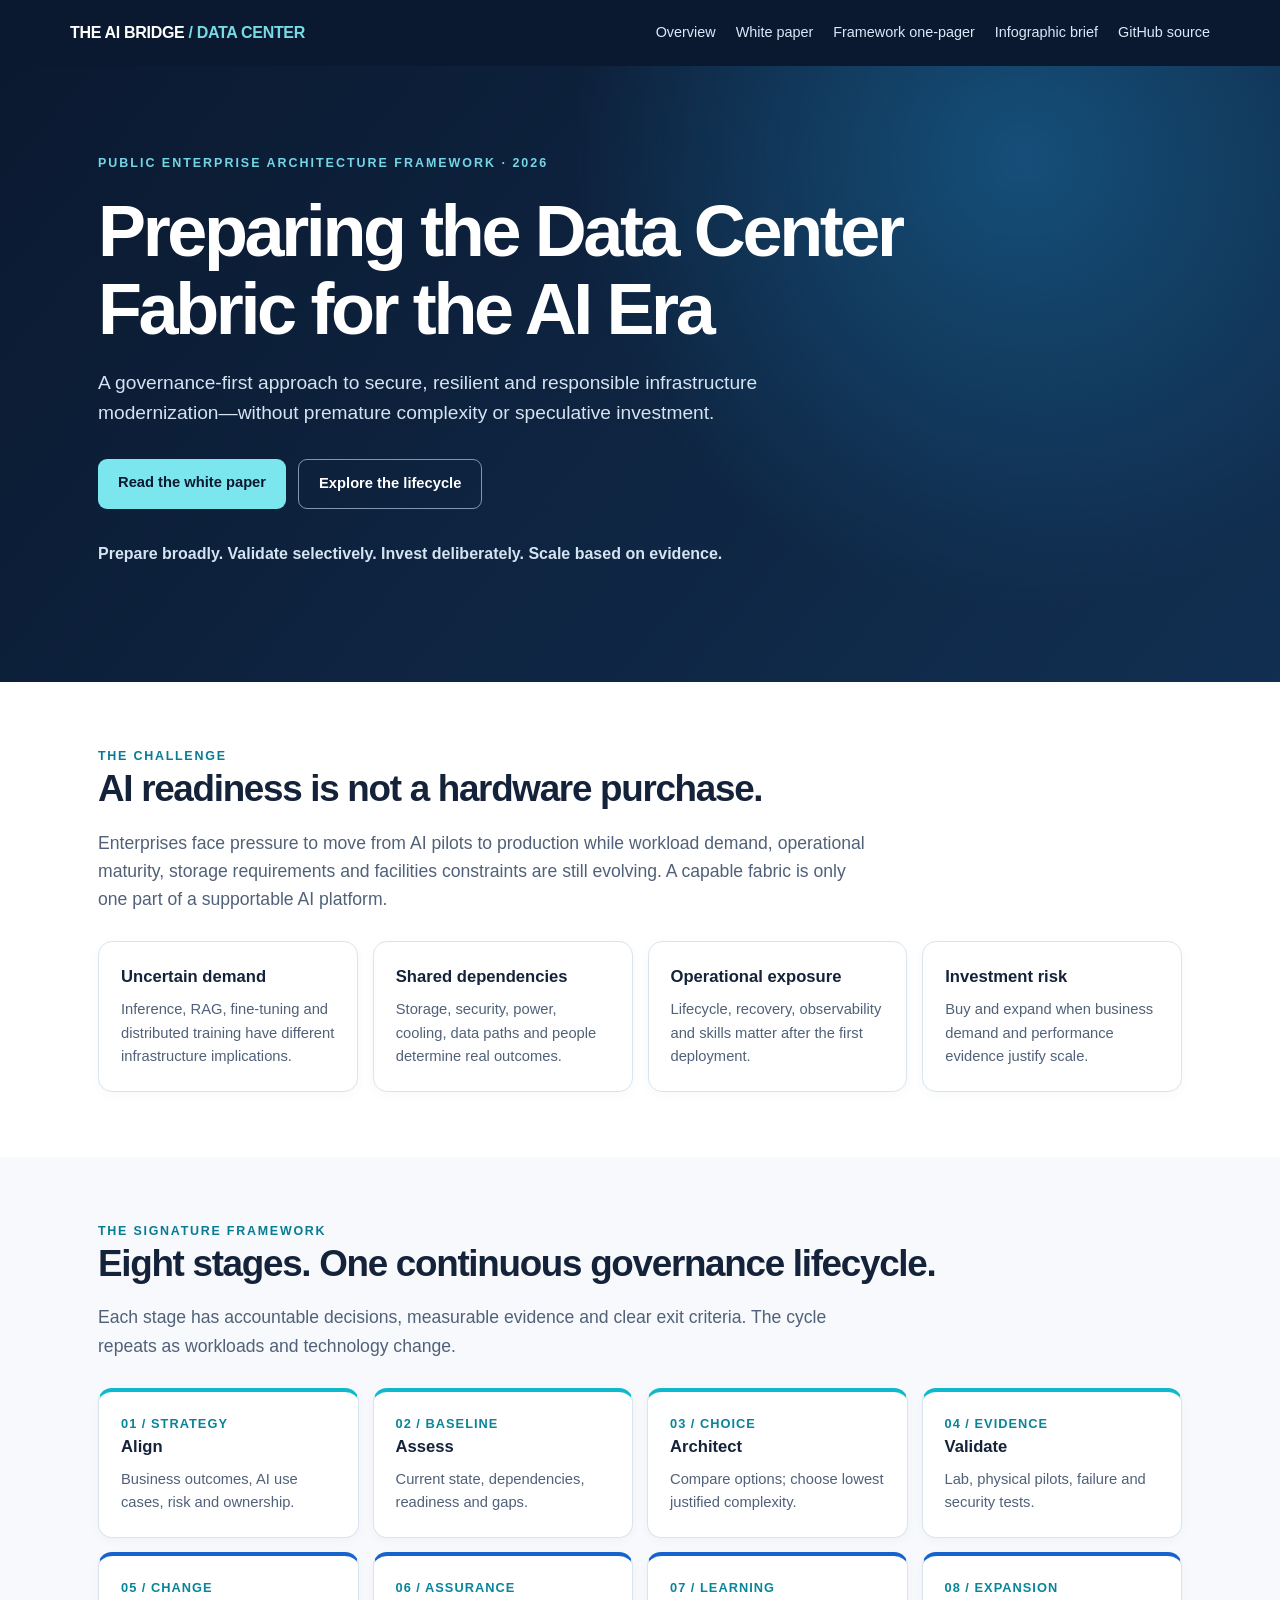
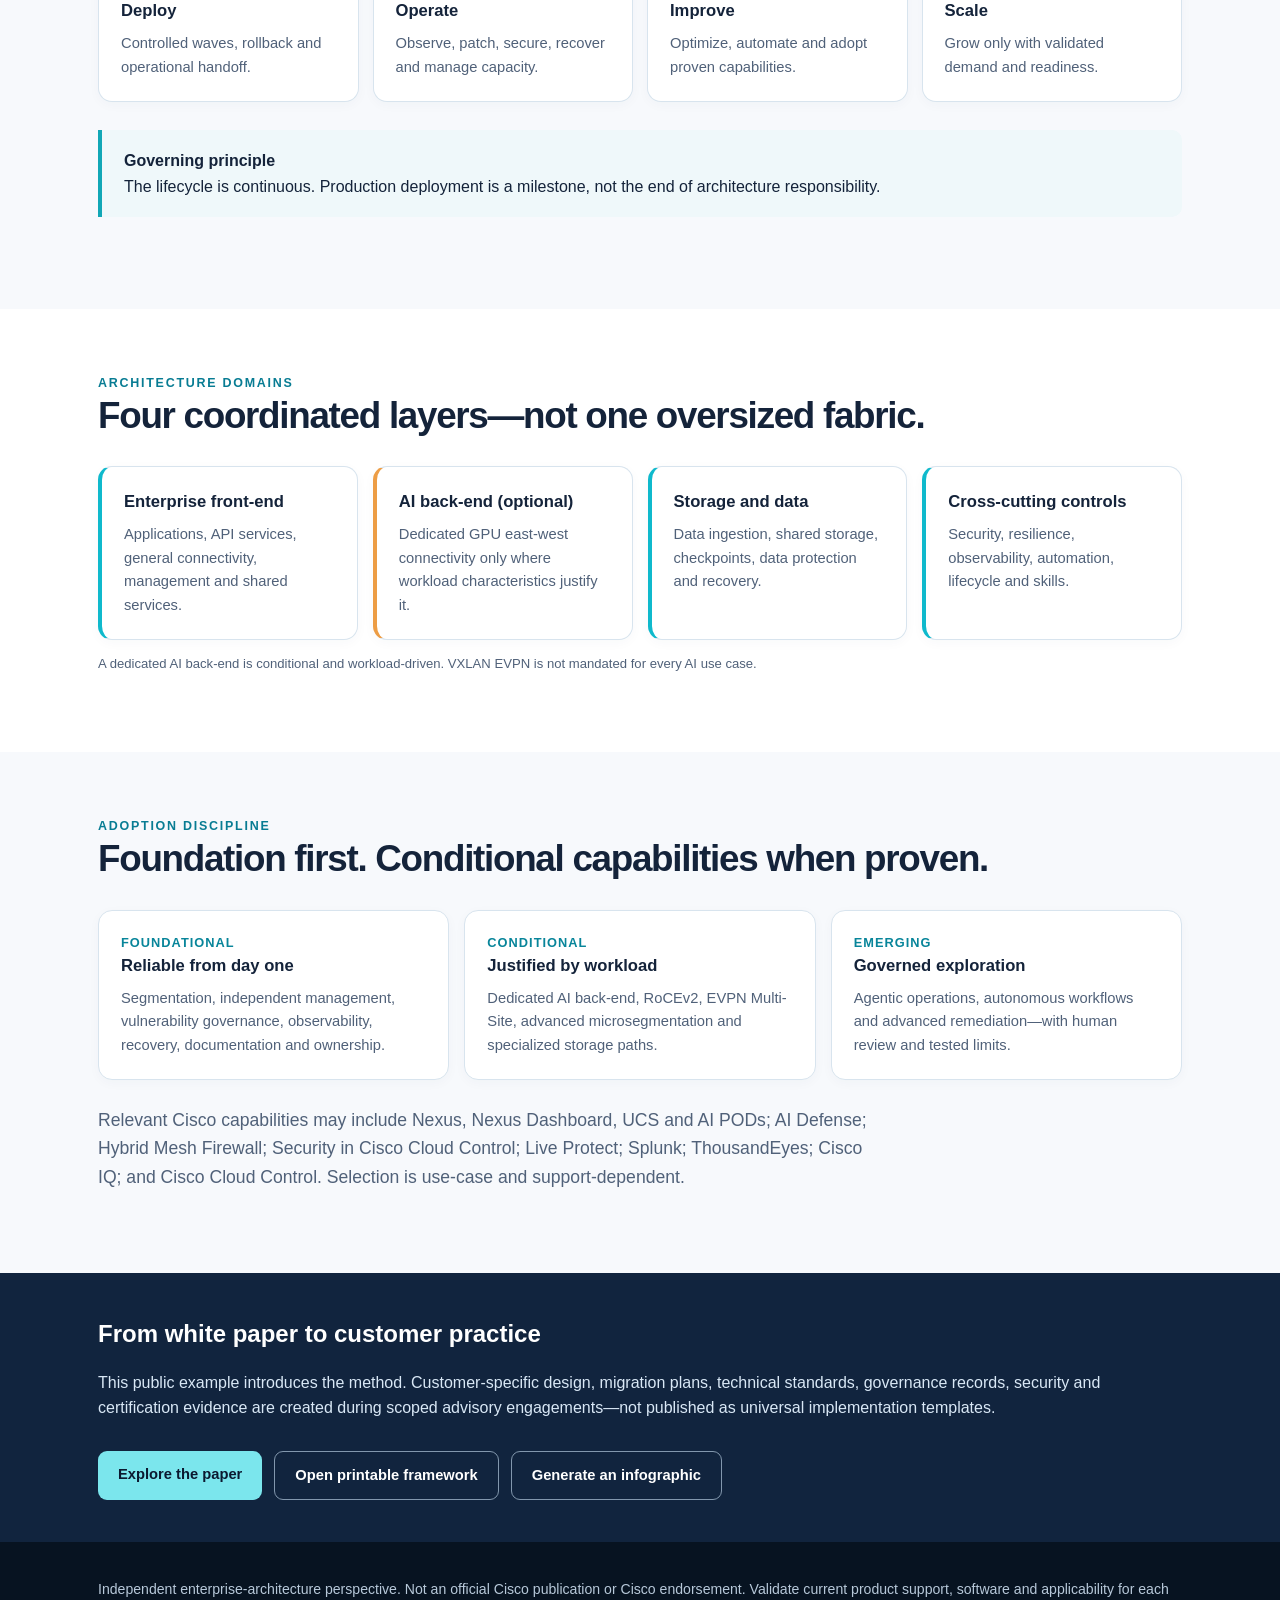
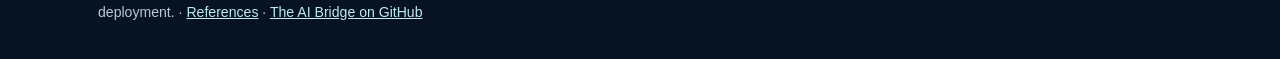
<file: ai-ready-data-center/index.html>
<!doctype html><html lang="en"><head><meta charset="utf-8"><meta name="viewport" content="width=device-width,initial-scale=1"><meta name="description" content="A governance-first framework for secure, resilient and responsible AI-ready data center modernization."><title>Governed AI-Ready Data Center Fabric | The AI Bridge</title><link rel="stylesheet" href="styles.css"></head><body><header class="top"><nav class="nav wrap" aria-label="Main navigation"><a class="brand" href="index.html">THE AI BRIDGE <span style="color:#77dbe6">/ DATA CENTER</span></a><div class="navlinks"><a href="index.html">Overview</a><a href="whitepaper.html">White paper</a><a href="one-pager.html">Framework one-pager</a><a href="NOTEBOOKLM_PROMPT.md">Infographic brief</a><a href="https://github.com/mirek78-ai/The-Bridge-AI/tree/main/ai-ready-data-center">GitHub source</a></div></nav></header><main><section class="hero"><div class="wrap"><div class="eyebrow">Public enterprise architecture framework · 2026</div><h1>Preparing the Data Center Fabric for the AI Era</h1><p>A governance-first approach to secure, resilient and responsible infrastructure modernization—without premature complexity or speculative investment.</p><div class="actions"><a class="btn primary" href="whitepaper.html">Read the white paper</a><a class="btn secondary" href="one-pager.html">Explore the lifecycle</a></div><p style="font-size:1rem;margin-top:32px"><strong>Prepare broadly. Validate selectively. Invest deliberately. Scale based on evidence.</strong></p></div></section><section class="section alt"><div class="wrap"><div class="kicker">The challenge</div><h2>AI readiness is not a hardware purchase.</h2><p class="lead">Enterprises face pressure to move from AI pilots to production while workload demand, operational maturity, storage requirements and facilities constraints are still evolving. A capable fabric is only one part of a supportable AI platform.</p><div class="grid"><article class="tile"><h3>Uncertain demand</h3><p>Inference, RAG, fine-tuning and distributed training have different infrastructure implications.</p></article><article class="tile"><h3>Shared dependencies</h3><p>Storage, security, power, cooling, data paths and people determine real outcomes.</p></article><article class="tile"><h3>Operational exposure</h3><p>Lifecycle, recovery, observability and skills matter after the first deployment.</p></article><article class="tile"><h3>Investment risk</h3><p>Buy and expand when business demand and performance evidence justify scale.</p></article></div></div></section><section class="section"><div class="wrap"><div class="kicker">The signature framework</div><h2>Eight stages. One continuous governance lifecycle.</h2><p class="lead">Each stage has accountable decisions, measurable evidence and clear exit criteria. The cycle repeats as workloads and technology change.</p><div class="cycle"><article class="tile"><div class="number">01 / STRATEGY</div><h3>Align</h3><p>Business outcomes, AI use cases, risk and ownership.</p></article><article class="tile"><div class="number">02 / BASELINE</div><h3>Assess</h3><p>Current state, dependencies, readiness and gaps.</p></article><article class="tile"><div class="number">03 / CHOICE</div><h3>Architect</h3><p>Compare options; choose lowest justified complexity.</p></article><article class="tile"><div class="number">04 / EVIDENCE</div><h3>Validate</h3><p>Lab, physical pilots, failure and security tests.</p></article><article class="tile"><div class="number">05 / CHANGE</div><h3>Deploy</h3><p>Controlled waves, rollback and operational handoff.</p></article><article class="tile"><div class="number">06 / ASSURANCE</div><h3>Operate</h3><p>Observe, patch, secure, recover and manage capacity.</p></article><article class="tile"><div class="number">07 / LEARNING</div><h3>Improve</h3><p>Optimize, automate and adopt proven capabilities.</p></article><article class="tile"><div class="number">08 / EXPANSION</div><h3>Scale</h3><p>Grow only with validated demand and readiness.</p></article></div><div class="notice"><strong>Governing principle</strong>The lifecycle is continuous. Production deployment is a milestone, not the end of architecture responsibility.</div></div></section><section class="section alt"><div class="wrap"><div class="kicker">Architecture domains</div><h2>Four coordinated layers—not one oversized fabric.</h2><div class="grid"><div class="tile domain"><h3>Enterprise front-end</h3><p>Applications, API services, general connectivity, management and shared services.</p></div><div class="tile domain optional"><h3>AI back-end (optional)</h3><p>Dedicated GPU east-west connectivity only where workload characteristics justify it.</p></div><div class="tile domain"><h3>Storage and data</h3><p>Data ingestion, shared storage, checkpoints, data protection and recovery.</p></div><div class="tile domain"><h3>Cross-cutting controls</h3><p>Security, resilience, observability, automation, lifecycle and skills.</p></div></div><p class="small">A dedicated AI back-end is conditional and workload-driven. VXLAN EVPN is not mandated for every AI use case.</p></div></section><section class="section"><div class="wrap"><div class="kicker">Adoption discipline</div><h2>Foundation first. Conditional capabilities when proven.</h2><div class="grid" style="grid-template-columns:repeat(auto-fit,minmax(260px,1fr))"><div class="tile"><div class="number">FOUNDATIONAL</div><h3>Reliable from day one</h3><p>Segmentation, independent management, vulnerability governance, observability, recovery, documentation and ownership.</p></div><div class="tile"><div class="number">CONDITIONAL</div><h3>Justified by workload</h3><p>Dedicated AI back-end, RoCEv2, EVPN Multi-Site, advanced microsegmentation and specialized storage paths.</p></div><div class="tile"><div class="number">EMERGING</div><h3>Governed exploration</h3><p>Agentic operations, autonomous workflows and advanced remediation—with human review and tested limits.</p></div></div><p class="lead" style="margin-top:26px">Relevant Cisco capabilities may include Nexus, Nexus Dashboard, UCS and AI PODs; AI Defense; Hybrid Mesh Firewall; Security in Cisco Cloud Control; Live Protect; Splunk; ThousandEyes; Cisco IQ; and Cisco Cloud Control. Selection is use-case and support-dependent.</p></div></section><section class="band"><div class="wrap"><h2 style="margin:0">From white paper to customer practice</h2><p>This public example introduces the method. Customer-specific design, migration plans, technical standards, governance records, security and certification evidence are created during scoped advisory engagements—not published as universal implementation templates.</p><div class="actions"><a class="btn primary" href="whitepaper.html">Explore the paper</a><a class="btn secondary" href="one-pager.html">Open printable framework</a><a class="btn secondary" href="NOTEBOOKLM_PROMPT.md">Generate an infographic</a></div></div></section></main><footer class="foot"><div class="wrap">Independent enterprise-architecture perspective. Not an official Cisco publication or Cisco endorsement. Validate current product support, software and applicability for each deployment. · <a href="SOURCES.md">References</a> · <a href="https://github.com/mirek78-ai/The-Bridge-AI">The AI Bridge on GitHub</a></div></footer></body></html>
</file>
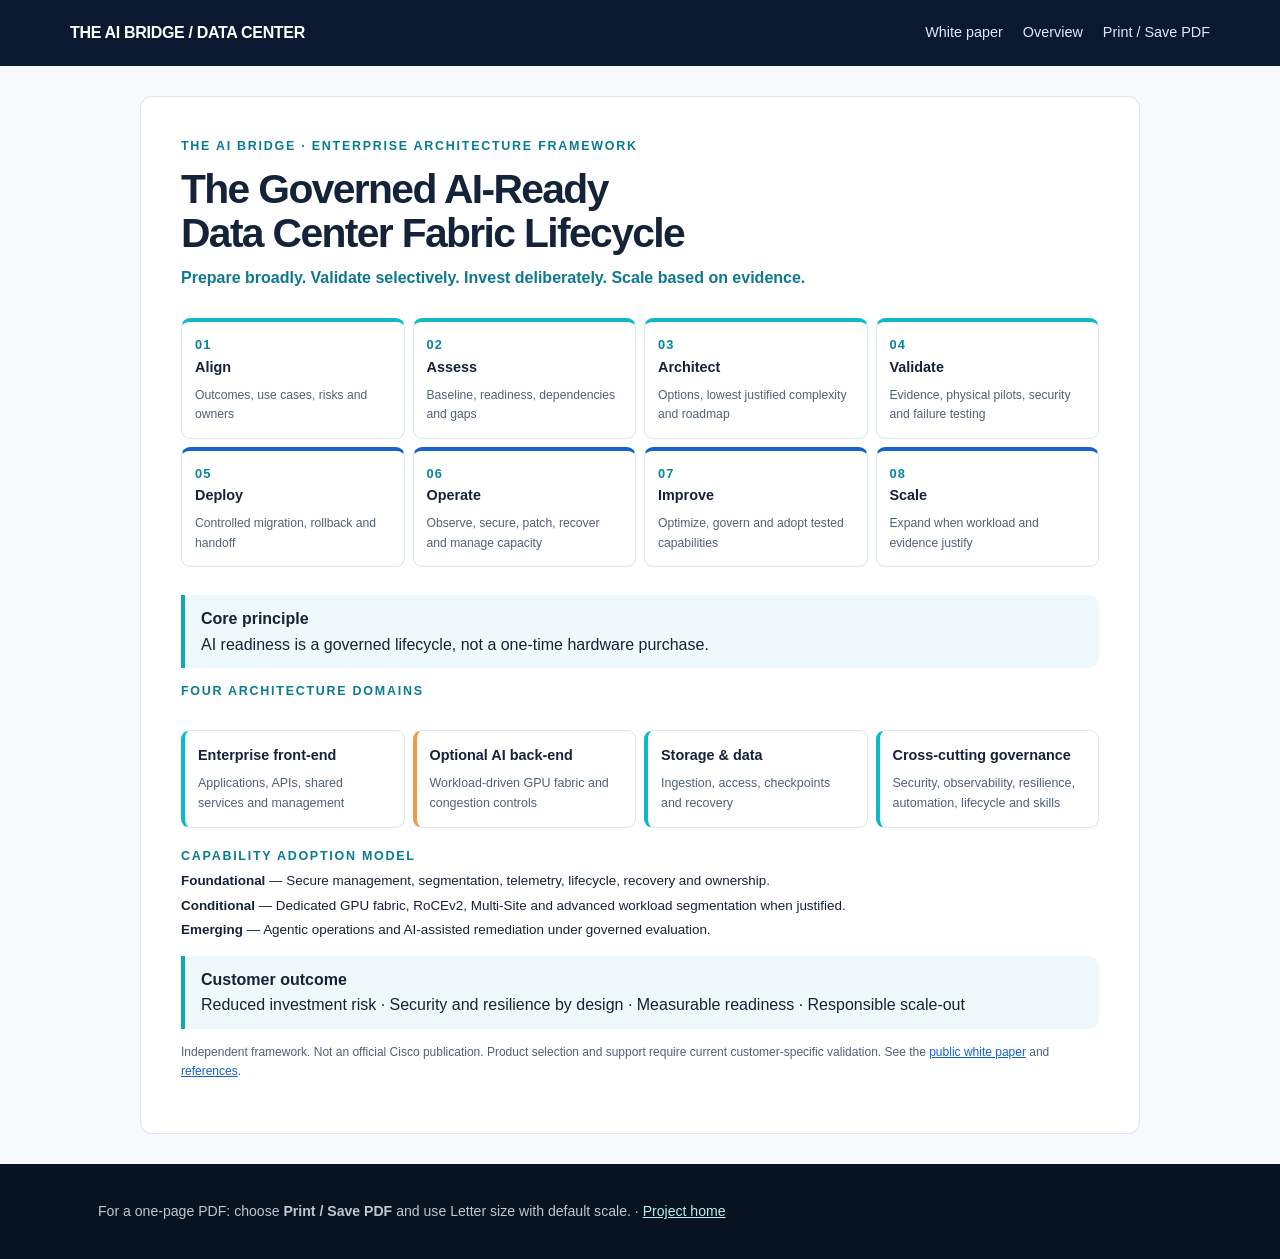
<file: ai-ready-data-center/one-pager.html>
<!doctype html><html lang="en"><head><meta charset="utf-8"><meta name="viewport" content="width=device-width,initial-scale=1"><meta name="description" content="Printable Governed AI-Ready Data Center Fabric Lifecycle one-pager"><title>Framework One-Pager</title><link rel="stylesheet" href="styles.css"></head><body><header class="top noprint"><nav class="nav wrap"><a class="brand" href="index.html">THE AI BRIDGE / DATA CENTER</a><div class="navlinks"><a href="whitepaper.html">White paper</a><a href="index.html">Overview</a><a href="#" onclick="window.print();return false">Print / Save PDF</a></div></nav></header><main class="one"><div class="kicker">The AI Bridge · Enterprise Architecture Framework</div><h1>The Governed AI-Ready<br>Data Center Fabric Lifecycle</h1><div style="font-weight:750;color:#0e7890">Prepare broadly. Validate selectively. Invest deliberately. Scale based on evidence.</div><div class="cycle" aria-label="Eight-stage governance lifecycle"><div class="tile"><div class="number">01</div><h3>Align</h3><p>Outcomes, use cases, risks and owners</p></div><div class="tile"><div class="number">02</div><h3>Assess</h3><p>Baseline, readiness, dependencies and gaps</p></div><div class="tile"><div class="number">03</div><h3>Architect</h3><p>Options, lowest justified complexity and roadmap</p></div><div class="tile"><div class="number">04</div><h3>Validate</h3><p>Evidence, physical pilots, security and failure testing</p></div><div class="tile"><div class="number">05</div><h3>Deploy</h3><p>Controlled migration, rollback and handoff</p></div><div class="tile"><div class="number">06</div><h3>Operate</h3><p>Observe, secure, patch, recover and manage capacity</p></div><div class="tile"><div class="number">07</div><h3>Improve</h3><p>Optimize, govern and adopt tested capabilities</p></div><div class="tile"><div class="number">08</div><h3>Scale</h3><p>Expand when workload and evidence justify</p></div></div><div class="notice"><strong>Core principle</strong>AI readiness is a governed lifecycle, not a one-time hardware purchase.</div><div class="kicker">Four architecture domains</div><div class="grid"><div class="tile domain"><h3>Enterprise front-end</h3><p>Applications, APIs, shared services and management</p></div><div class="tile domain optional"><h3>Optional AI back-end</h3><p>Workload-driven GPU fabric and congestion controls</p></div><div class="tile domain"><h3>Storage & data</h3><p>Ingestion, access, checkpoints and recovery</p></div><div class="tile domain"><h3>Cross-cutting governance</h3><p>Security, observability, resilience, automation, lifecycle and skills</p></div></div><div style="margin-top:19px"><div class="kicker">Capability adoption model</div><p style="font-size:.84rem;margin:3px 0"><strong>Foundational</strong> — Secure management, segmentation, telemetry, lifecycle, recovery and ownership.</p><p style="font-size:.84rem;margin:3px 0"><strong>Conditional</strong> — Dedicated GPU fabric, RoCEv2, Multi-Site and advanced workload segmentation when justified.</p><p style="font-size:.84rem;margin:3px 0"><strong>Emerging</strong> — Agentic operations and AI-assisted remediation under governed evaluation.</p></div><div class="notice" style="margin-top:15px"><strong>Customer outcome</strong>Reduced investment risk · Security and resilience by design · Measurable readiness · Responsible scale-out</div><p class="small">Independent framework. Not an official Cisco publication. Product selection and support require current customer-specific validation. See the <a href="whitepaper.html">public white paper</a> and <a href="SOURCES.md">references</a>.</p></main><footer class="foot noprint"><div class="wrap">For a one-page PDF: choose <strong>Print / Save PDF</strong> and use Letter size with default scale. · <a href="index.html">Project home</a></div></footer></body></html>
</file>
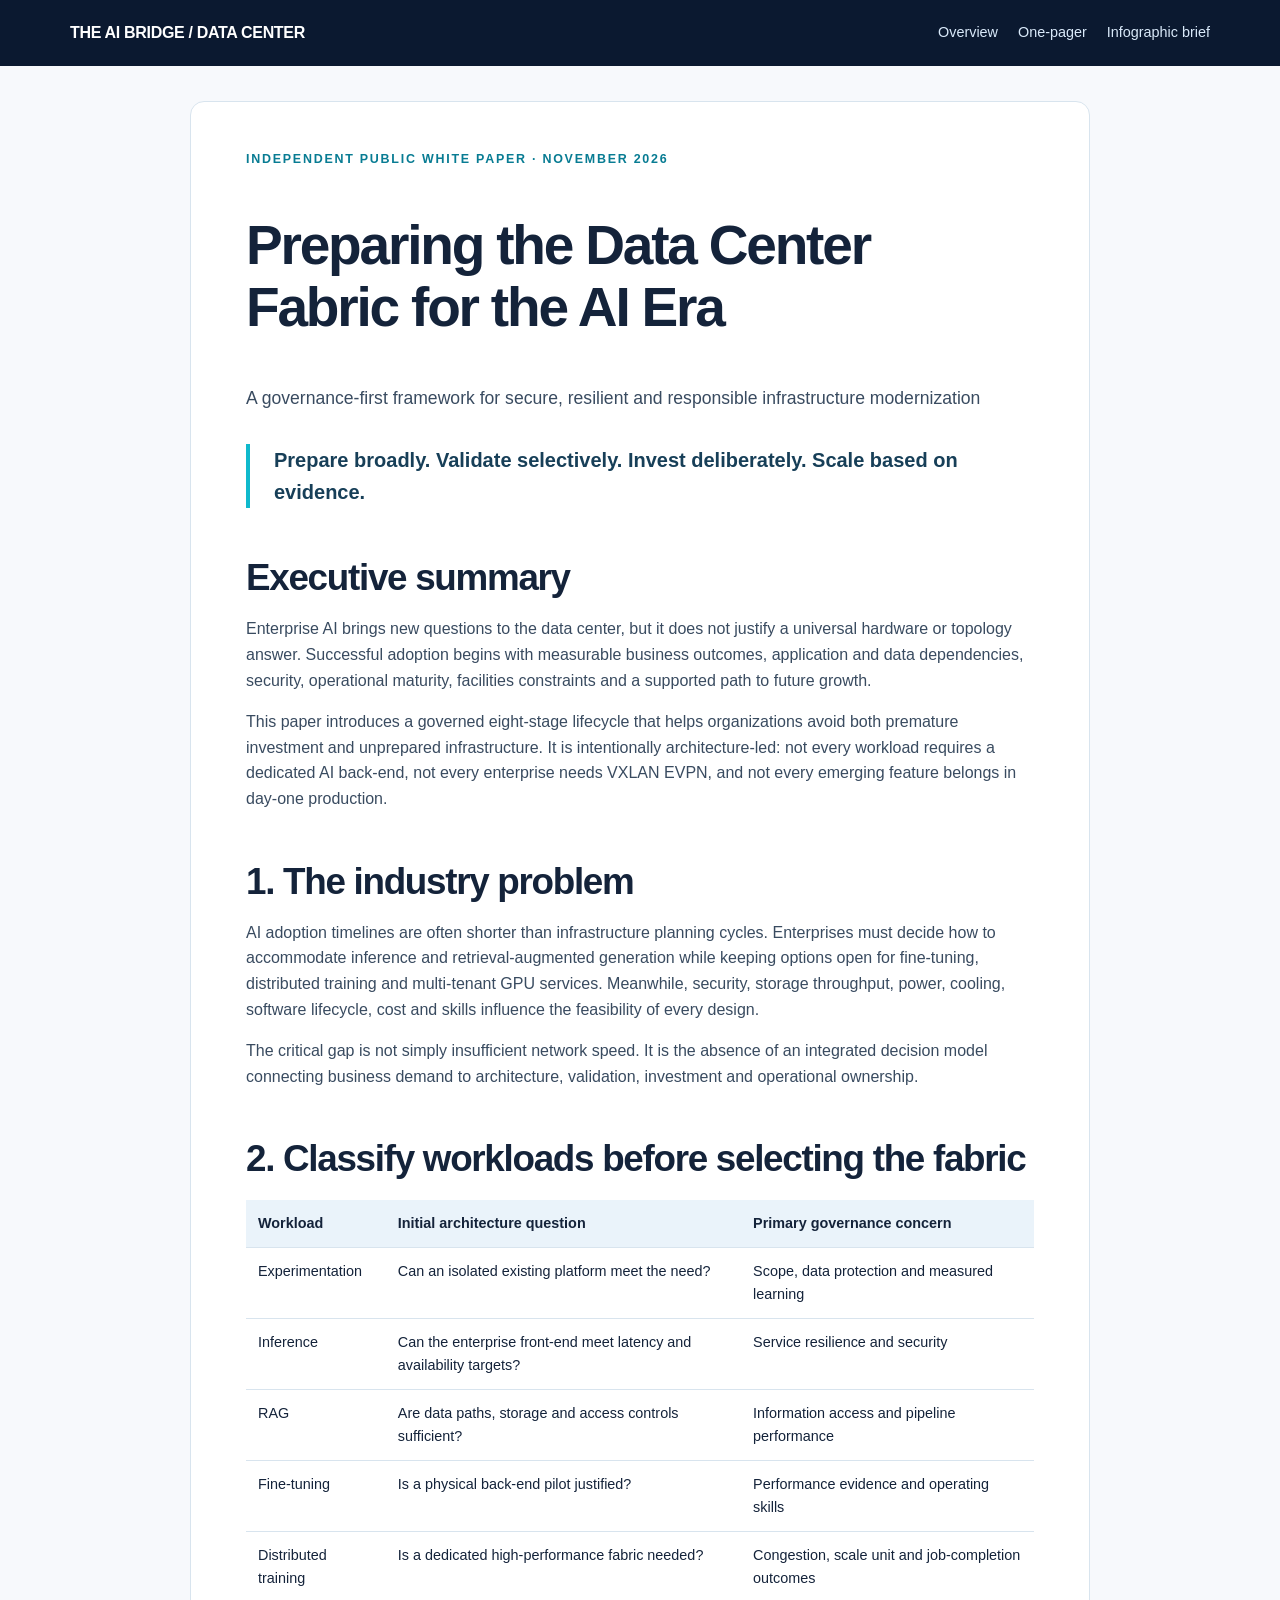
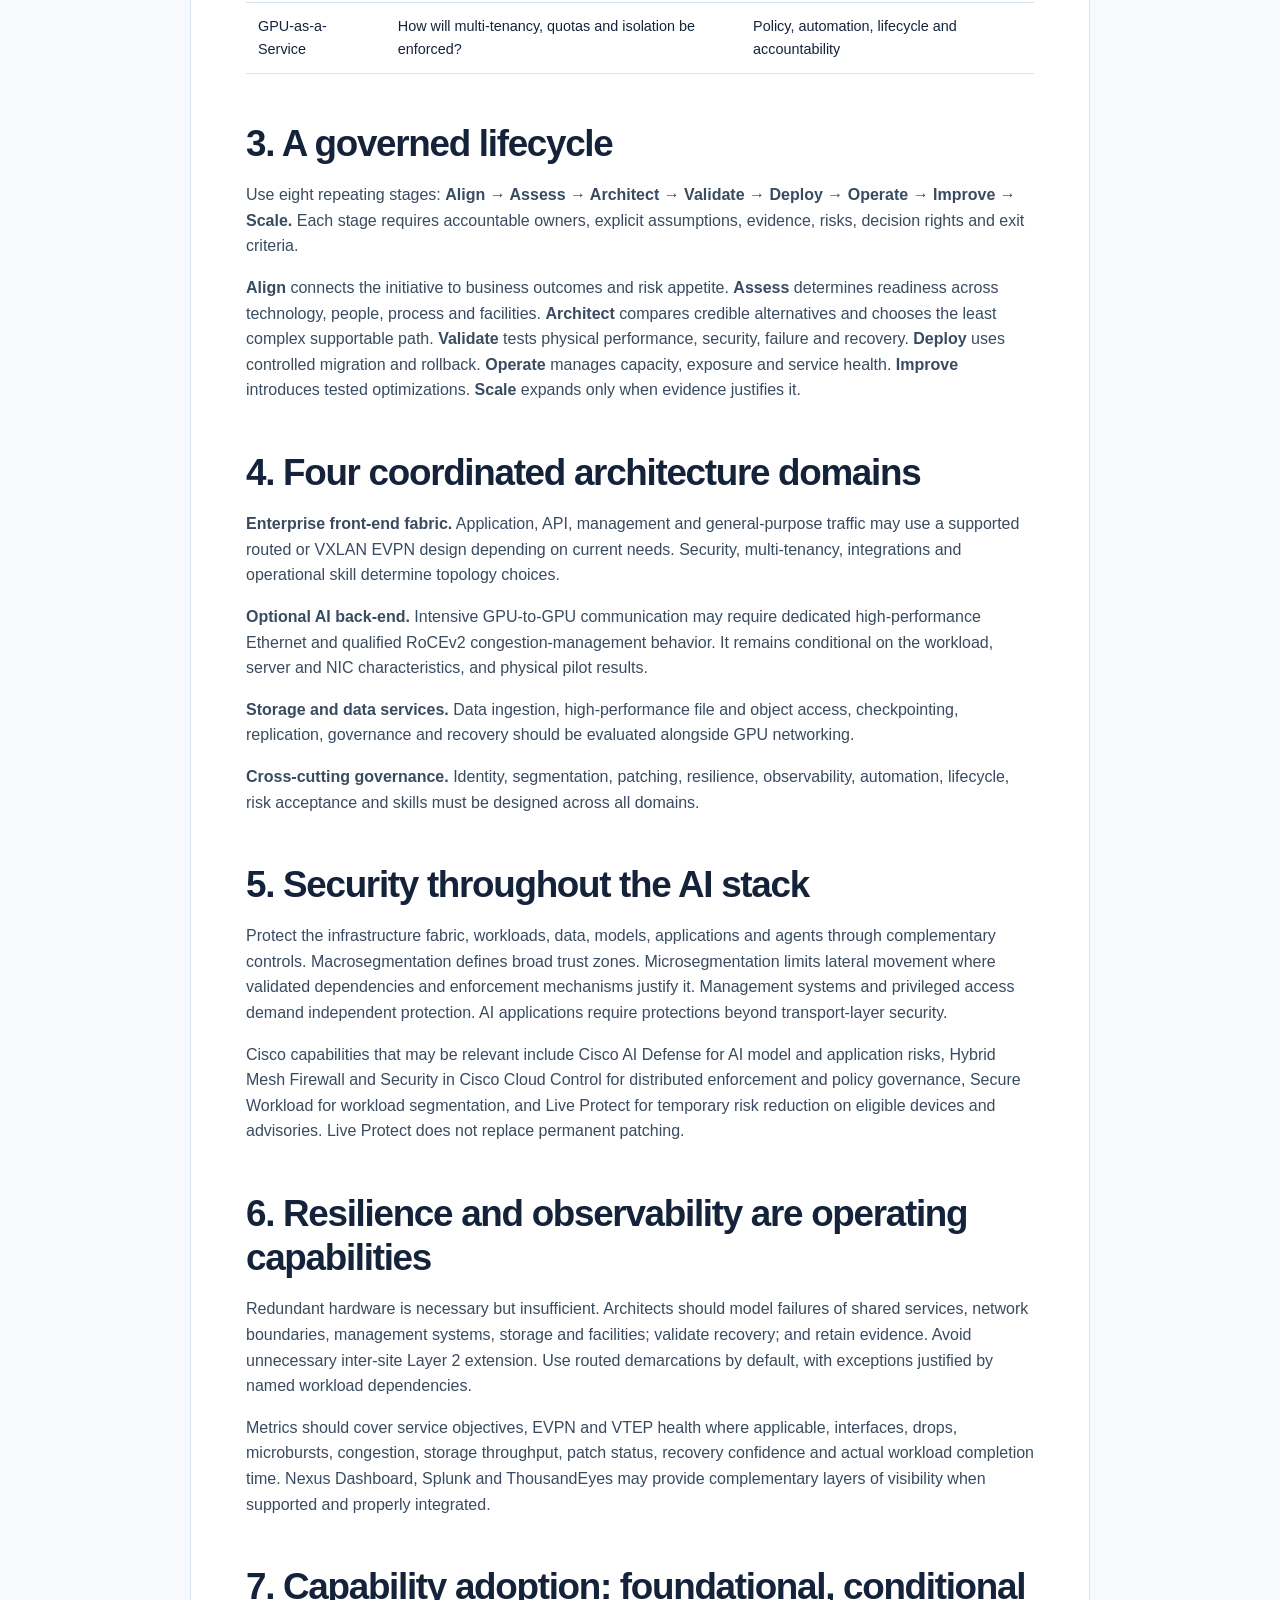
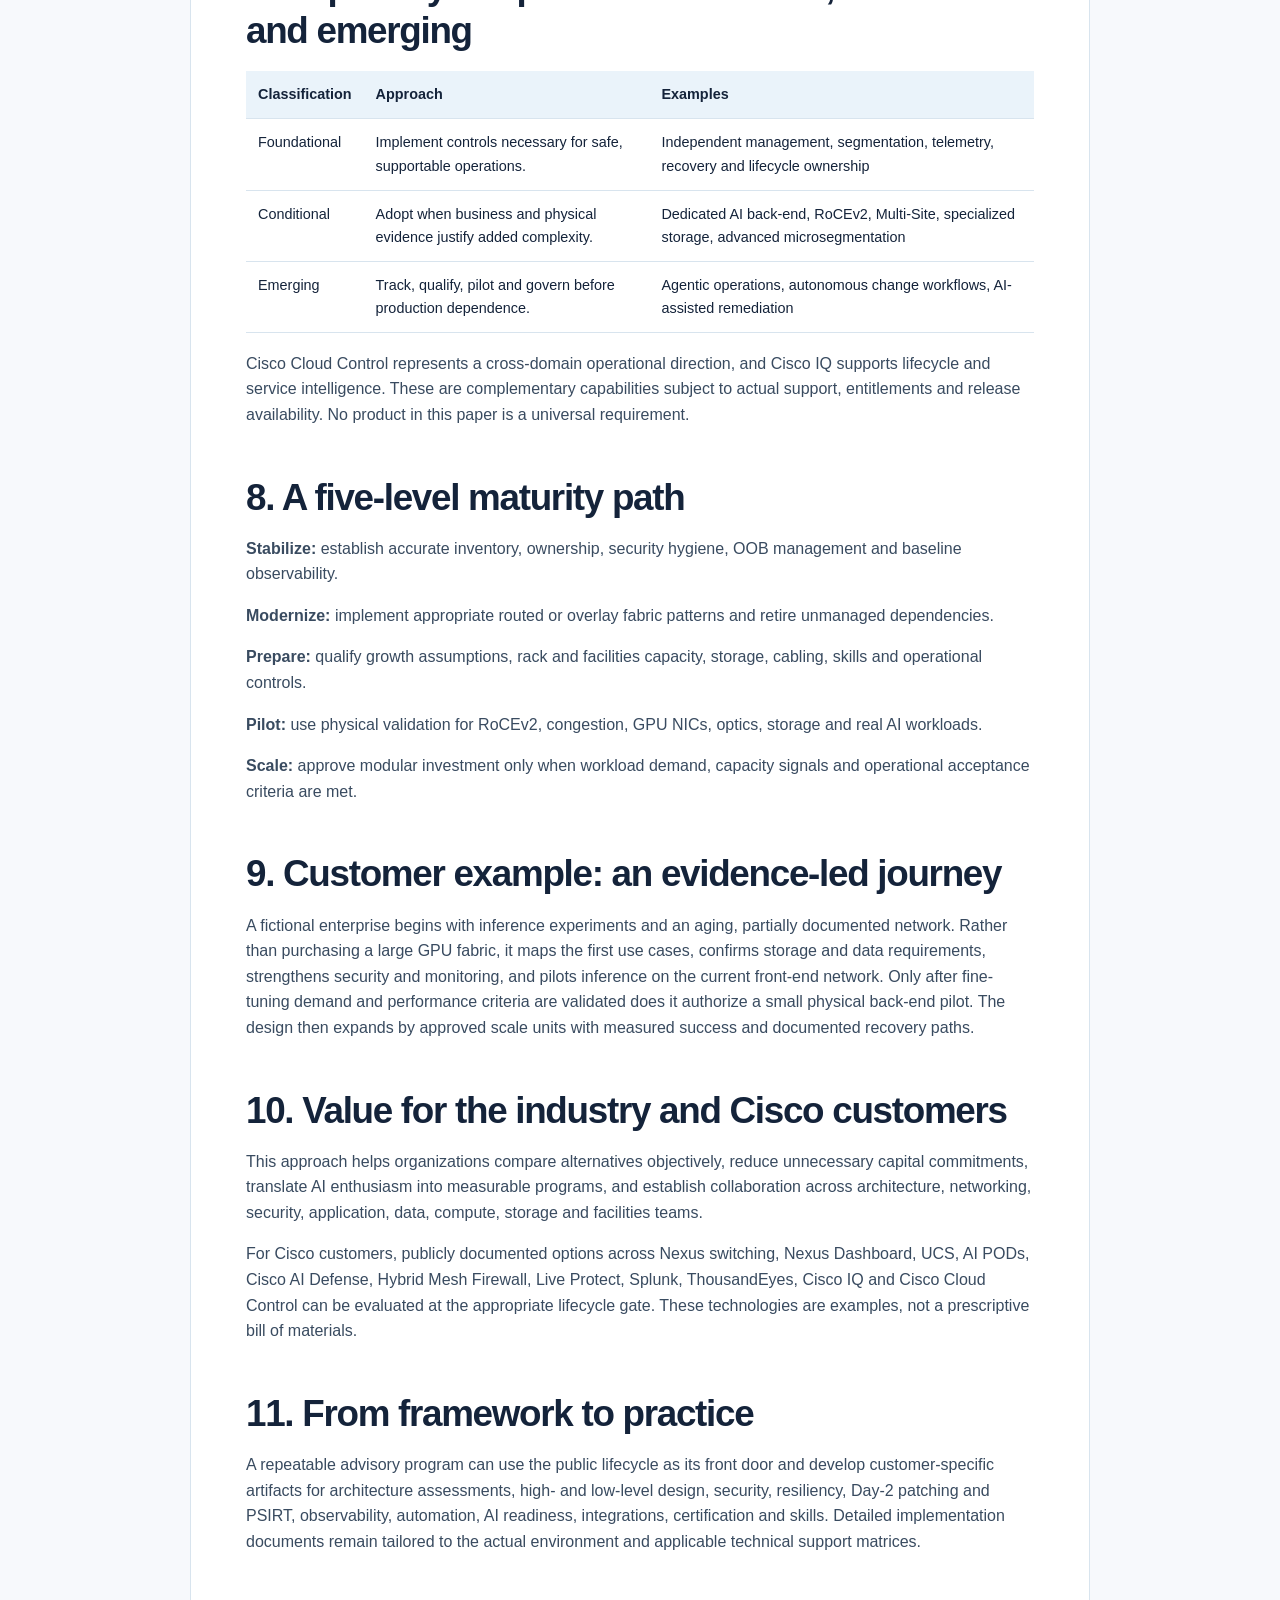
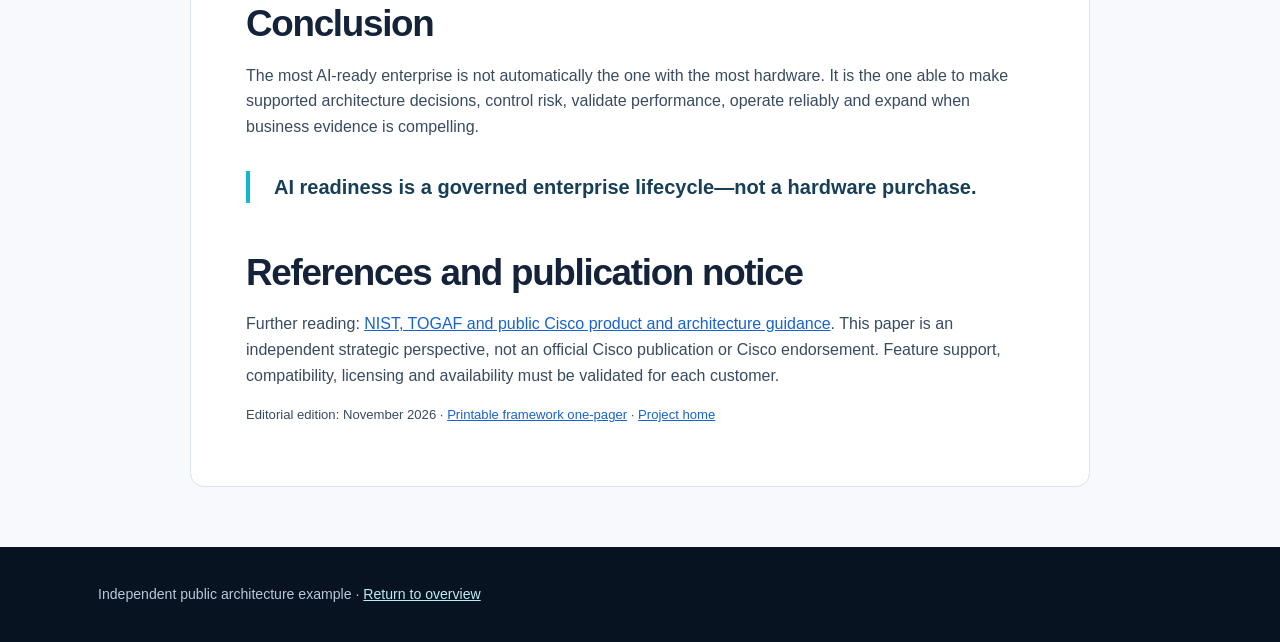
<file: ai-ready-data-center/whitepaper.html>
<!doctype html><html lang="en"><head><meta charset="utf-8"><meta name="viewport" content="width=device-width,initial-scale=1"><meta name="description" content="Governance-first public white paper on AI-ready data center fabric strategy."><title>White Paper | Governed AI-Ready Data Center</title><link rel="stylesheet" href="styles.css"></head><body><header class="top"><nav class="nav wrap"><a class="brand" href="index.html">THE AI BRIDGE / DATA CENTER</a><div class="navlinks"><a href="index.html">Overview</a><a href="one-pager.html">One-pager</a><a href="NOTEBOOKLM_PROMPT.md">Infographic brief</a></div></nav></header><main><article class="article"><div class="kicker">Independent public white paper · November 2026</div><h1>Preparing the Data Center Fabric for the AI Era</h1><p class="lead">A governance-first framework for secure, resilient and responsible infrastructure modernization</p><blockquote>Prepare broadly. Validate selectively. Invest deliberately. Scale based on evidence.</blockquote><h2>Executive summary</h2><p>Enterprise AI brings new questions to the data center, but it does not justify a universal hardware or topology answer. Successful adoption begins with measurable business outcomes, application and data dependencies, security, operational maturity, facilities constraints and a supported path to future growth.</p><p>This paper introduces a governed eight-stage lifecycle that helps organizations avoid both premature investment and unprepared infrastructure. It is intentionally architecture-led: not every workload requires a dedicated AI back-end, not every enterprise needs VXLAN EVPN, and not every emerging feature belongs in day-one production.</p><h2>1. The industry problem</h2><p>AI adoption timelines are often shorter than infrastructure planning cycles. Enterprises must decide how to accommodate inference and retrieval-augmented generation while keeping options open for fine-tuning, distributed training and multi-tenant GPU services. Meanwhile, security, storage throughput, power, cooling, software lifecycle, cost and skills influence the feasibility of every design.</p><p>The critical gap is not simply insufficient network speed. It is the absence of an integrated decision model connecting business demand to architecture, validation, investment and operational ownership.</p><h2>2. Classify workloads before selecting the fabric</h2><table><thead><tr><th>Workload</th><th>Initial architecture question</th><th>Primary governance concern</th></tr></thead><tbody><tr><td>Experimentation</td><td>Can an isolated existing platform meet the need?</td><td>Scope, data protection and measured learning</td></tr><tr><td>Inference</td><td>Can the enterprise front-end meet latency and availability targets?</td><td>Service resilience and security</td></tr><tr><td>RAG</td><td>Are data paths, storage and access controls sufficient?</td><td>Information access and pipeline performance</td></tr><tr><td>Fine-tuning</td><td>Is a physical back-end pilot justified?</td><td>Performance evidence and operating skills</td></tr><tr><td>Distributed training</td><td>Is a dedicated high-performance fabric needed?</td><td>Congestion, scale unit and job-completion outcomes</td></tr><tr><td>GPU-as-a-Service</td><td>How will multi-tenancy, quotas and isolation be enforced?</td><td>Policy, automation, lifecycle and accountability</td></tr></tbody></table><h2>3. A governed lifecycle</h2><p>Use eight repeating stages: <strong>Align → Assess → Architect → Validate → Deploy → Operate → Improve → Scale.</strong> Each stage requires accountable owners, explicit assumptions, evidence, risks, decision rights and exit criteria.</p><p><strong>Align</strong> connects the initiative to business outcomes and risk appetite. <strong>Assess</strong> determines readiness across technology, people, process and facilities. <strong>Architect</strong> compares credible alternatives and chooses the least complex supportable path. <strong>Validate</strong> tests physical performance, security, failure and recovery. <strong>Deploy</strong> uses controlled migration and rollback. <strong>Operate</strong> manages capacity, exposure and service health. <strong>Improve</strong> introduces tested optimizations. <strong>Scale</strong> expands only when evidence justifies it.</p><h2>4. Four coordinated architecture domains</h2><p><strong>Enterprise front-end fabric.</strong> Application, API, management and general-purpose traffic may use a supported routed or VXLAN EVPN design depending on current needs. Security, multi-tenancy, integrations and operational skill determine topology choices.</p><p><strong>Optional AI back-end.</strong> Intensive GPU-to-GPU communication may require dedicated high-performance Ethernet and qualified RoCEv2 congestion-management behavior. It remains conditional on the workload, server and NIC characteristics, and physical pilot results.</p><p><strong>Storage and data services.</strong> Data ingestion, high-performance file and object access, checkpointing, replication, governance and recovery should be evaluated alongside GPU networking.</p><p><strong>Cross-cutting governance.</strong> Identity, segmentation, patching, resilience, observability, automation, lifecycle, risk acceptance and skills must be designed across all domains.</p><h2>5. Security throughout the AI stack</h2><p>Protect the infrastructure fabric, workloads, data, models, applications and agents through complementary controls. Macrosegmentation defines broad trust zones. Microsegmentation limits lateral movement where validated dependencies and enforcement mechanisms justify it. Management systems and privileged access demand independent protection. AI applications require protections beyond transport-layer security.</p><p>Cisco capabilities that may be relevant include Cisco AI Defense for AI model and application risks, Hybrid Mesh Firewall and Security in Cisco Cloud Control for distributed enforcement and policy governance, Secure Workload for workload segmentation, and Live Protect for temporary risk reduction on eligible devices and advisories. Live Protect does not replace permanent patching.</p><h2>6. Resilience and observability are operating capabilities</h2><p>Redundant hardware is necessary but insufficient. Architects should model failures of shared services, network boundaries, management systems, storage and facilities; validate recovery; and retain evidence. Avoid unnecessary inter-site Layer 2 extension. Use routed demarcations by default, with exceptions justified by named workload dependencies.</p><p>Metrics should cover service objectives, EVPN and VTEP health where applicable, interfaces, drops, microbursts, congestion, storage throughput, patch status, recovery confidence and actual workload completion time. Nexus Dashboard, Splunk and ThousandEyes may provide complementary layers of visibility when supported and properly integrated.</p><h2>7. Capability adoption: foundational, conditional and emerging</h2><table><thead><tr><th>Classification</th><th>Approach</th><th>Examples</th></tr></thead><tbody><tr><td>Foundational</td><td>Implement controls necessary for safe, supportable operations.</td><td>Independent management, segmentation, telemetry, recovery and lifecycle ownership</td></tr><tr><td>Conditional</td><td>Adopt when business and physical evidence justify added complexity.</td><td>Dedicated AI back-end, RoCEv2, Multi-Site, specialized storage, advanced microsegmentation</td></tr><tr><td>Emerging</td><td>Track, qualify, pilot and govern before production dependence.</td><td>Agentic operations, autonomous change workflows, AI-assisted remediation</td></tr></tbody></table><p>Cisco Cloud Control represents a cross-domain operational direction, and Cisco IQ supports lifecycle and service intelligence. These are complementary capabilities subject to actual support, entitlements and release availability. No product in this paper is a universal requirement.</p><h2>8. A five-level maturity path</h2><p><strong>Stabilize:</strong> establish accurate inventory, ownership, security hygiene, OOB management and baseline observability.</p><p><strong>Modernize:</strong> implement appropriate routed or overlay fabric patterns and retire unmanaged dependencies.</p><p><strong>Prepare:</strong> qualify growth assumptions, rack and facilities capacity, storage, cabling, skills and operational controls.</p><p><strong>Pilot:</strong> use physical validation for RoCEv2, congestion, GPU NICs, optics, storage and real AI workloads.</p><p><strong>Scale:</strong> approve modular investment only when workload demand, capacity signals and operational acceptance criteria are met.</p><h2>9. Customer example: an evidence-led journey</h2><p>A fictional enterprise begins with inference experiments and an aging, partially documented network. Rather than purchasing a large GPU fabric, it maps the first use cases, confirms storage and data requirements, strengthens security and monitoring, and pilots inference on the current front-end network. Only after fine-tuning demand and performance criteria are validated does it authorize a small physical back-end pilot. The design then expands by approved scale units with measured success and documented recovery paths.</p><h2>10. Value for the industry and Cisco customers</h2><p>This approach helps organizations compare alternatives objectively, reduce unnecessary capital commitments, translate AI enthusiasm into measurable programs, and establish collaboration across architecture, networking, security, application, data, compute, storage and facilities teams.</p><p>For Cisco customers, publicly documented options across Nexus switching, Nexus Dashboard, UCS, AI PODs, Cisco AI Defense, Hybrid Mesh Firewall, Live Protect, Splunk, ThousandEyes, Cisco IQ and Cisco Cloud Control can be evaluated at the appropriate lifecycle gate. These technologies are examples, not a prescriptive bill of materials.</p><h2>11. From framework to practice</h2><p>A repeatable advisory program can use the public lifecycle as its front door and develop customer-specific artifacts for architecture assessments, high- and low-level design, security, resiliency, Day-2 patching and PSIRT, observability, automation, AI readiness, integrations, certification and skills. Detailed implementation documents remain tailored to the actual environment and applicable technical support matrices.</p><h2>Conclusion</h2><p>The most AI-ready enterprise is not automatically the one with the most hardware. It is the one able to make supported architecture decisions, control risk, validate performance, operate reliably and expand when business evidence is compelling.</p><blockquote>AI readiness is a governed enterprise lifecycle—not a hardware purchase.</blockquote><h2>References and publication notice</h2><p>Further reading: <a href="SOURCES.md">NIST, TOGAF and public Cisco product and architecture guidance</a>. This paper is an independent strategic perspective, not an official Cisco publication or Cisco endorsement. Feature support, compatibility, licensing and availability must be validated for each customer.</p><p class="small">Editorial edition: November 2026 · <a href="one-pager.html">Printable framework one-pager</a> · <a href="index.html">Project home</a></p></article></main><footer class="foot"><div class="wrap">Independent public architecture example · <a href="index.html">Return to overview</a></div></footer></body></html>
</file>
<file: ai-ready-data-center/styles.css>
:root{--navy:#0b1930;--ink:#14233a;--muted:#506179;--blue:#1763cd;--cyan:#0fb9cc;--pale:#eef5fc;--border:#d8e4ee;--white:#fff}*{box-sizing:border-box}html{scroll-behavior:smooth}body{margin:0;background:#f7f9fc;color:var(--ink);font-family:Inter,ui-sans-serif,-apple-system,BlinkMacSystemFont,"Segoe UI",Arial,sans-serif;line-height:1.6}a{color:var(--blue)}.wrap{max-width:1140px;margin:auto;padding:0 28px}.top{background:var(--navy);color:#fff}.nav{display:flex;align-items:center;justify-content:space-between;gap:24px;padding:20px 0}.brand{font-weight:800;color:#fff;text-decoration:none;letter-spacing:-.02em}.navlinks{display:flex;gap:20px;flex-wrap:wrap}.navlinks a{color:#d9e9f9;text-decoration:none;font-size:.9rem}.navlinks a:hover{text-decoration:underline}.hero{background:radial-gradient(circle at 80% 15%,#154f79 0,transparent 39%),linear-gradient(130deg,#0b1930,#112f51);color:#fff;padding:88px 0 100px}.eyebrow{font-size:.78rem;letter-spacing:.16em;text-transform:uppercase;font-weight:750;color:#73d5e6}.hero h1{font-size:clamp(2.45rem,5.7vw,4.5rem);line-height:1.09;letter-spacing:-.047em;max-width:920px;margin:18px 0}.hero p{font-size:1.2rem;max-width:700px;color:#d4e4f2}.actions{display:flex;gap:12px;flex-wrap:wrap;margin-top:30px}.btn{display:inline-flex;padding:12px 20px;border-radius:9px;text-decoration:none;font-weight:720;font-size:.92rem}.btn.primary{color:var(--navy);background:#7be6ed}.btn.secondary{color:white;border:1px solid #8297ad}.section{padding:65px 0}.section.alt{background:#fff}.section h2,.article h2{font-size:clamp(1.7rem,3vw,2.3rem);letter-spacing:-.035em;line-height:1.2;margin:0 0 14px}.lead{font-size:1.1rem;color:var(--muted);max-width:780px}.kicker{color:#087c93;text-transform:uppercase;letter-spacing:.14em;font-size:.78rem;font-weight:800}.grid{display:grid;grid-template-columns:repeat(4,minmax(0,1fr));gap:15px;margin-top:28px}.tile{background:#fff;border:1px solid var(--border);border-radius:14px;padding:22px;box-shadow:0 3px 12px #14325208}.tile h3{font-size:1.04rem;margin:0 0 7px}.tile p{font-size:.92rem;color:var(--muted);margin:0}.number{font-size:.8rem;font-weight:800;color:#08859a;letter-spacing:.08em}.cycle{display:grid;grid-template-columns:repeat(4,1fr);gap:14px;margin:28px 0}.cycle .tile{position:relative;border-top:4px solid var(--cyan)}.cycle .tile:nth-child(n+5){border-top-color:var(--blue)}.domain{border-left:4px solid var(--cyan)}.domain.optional{border-left-color:#ed9d45}.notice{background:#eff8fa;border-left:4px solid #11a7b6;padding:18px 22px;margin:27px 0;border-radius:0 10px 10px 0}.notice strong{display:block}.band{background:#11243e;color:white;padding:42px 0}.band p{color:#d9e8f6}.foot{background:#071321;color:#b7c8d9;padding:36px 0;font-size:.88rem}.foot a{color:#b9edf2}.small{font-size:.82rem;color:var(--muted)}.article{max-width:900px;background:#fff;margin:35px auto 60px;padding:48px 55px;border:1px solid var(--border);border-radius:14px}.article h1{font-size:clamp(2.2rem,4.3vw,3.45rem);line-height:1.12;letter-spacing:-.04em}.article h2{margin:48px 0 12px}.article h3{margin-top:22px}.article p,.article li{color:#394b60}.article blockquote{font-size:1.25rem;border-left:4px solid var(--cyan);padding-left:24px;margin:32px 0;color:#173f58;font-weight:600}.article table,.paper table{width:100%;border-collapse:collapse;margin:18px 0;font-size:.9rem}.article th,.article td,.paper th,.paper td{padding:12px;border-bottom:1px solid var(--border);vertical-align:top;text-align:left}.article th,.paper th{background:#eaf3fa}.one{max-width:1000px;background:#fff;margin:30px auto;padding:40px;border:1px solid var(--border);border-radius:12px}.one h1{font-size:2.55rem;letter-spacing:-.04em;line-height:1.08;margin:10px 0}.one .cycle{gap:8px}.one .tile{padding:13px;border-radius:9px;box-shadow:none}.one .tile h3{font-size:.9rem}.one .tile p{font-size:.76rem}.one .grid{gap:8px}.one .grid .tile{padding:13px}.one .grid .tile p{font-size:.78rem}.one .notice{margin:14px 0;padding:11px 16px}.one .small{font-size:.75rem}@media(max-width:900px){.grid,.cycle{grid-template-columns:repeat(2,1fr)}.article{margin:20px;padding:25px}.nav{align-items:flex-start;flex-direction:column}.hero{padding:65px 0}}@media(max-width:540px){.grid,.cycle{grid-template-columns:1fr}.one{margin:0;border:0;padding:20px}.wrap{padding:0 18px}}@media print{@page{size:letter;margin:.35in}body{background:#fff}.nav,.foot,.noprint{display:none!important}.one{border:0;margin:0;padding:0;max-width:none}.one h1{font-size:24pt}.one .cycle{grid-template-columns:repeat(4,1fr)}.one .grid{grid-template-columns:repeat(4,1fr)}.one .tile{break-inside:avoid}.one .kicker{font-size:8pt}.one .tile h3{font-size:9pt}.one .tile p{font-size:7.1pt}.one .notice{font-size:9pt}.one .small{font-size:7.5pt}.article{border:0;margin:0;padding:0}.article h2{break-after:avoid}a{color:inherit;text-decoration:none}}
</file>
